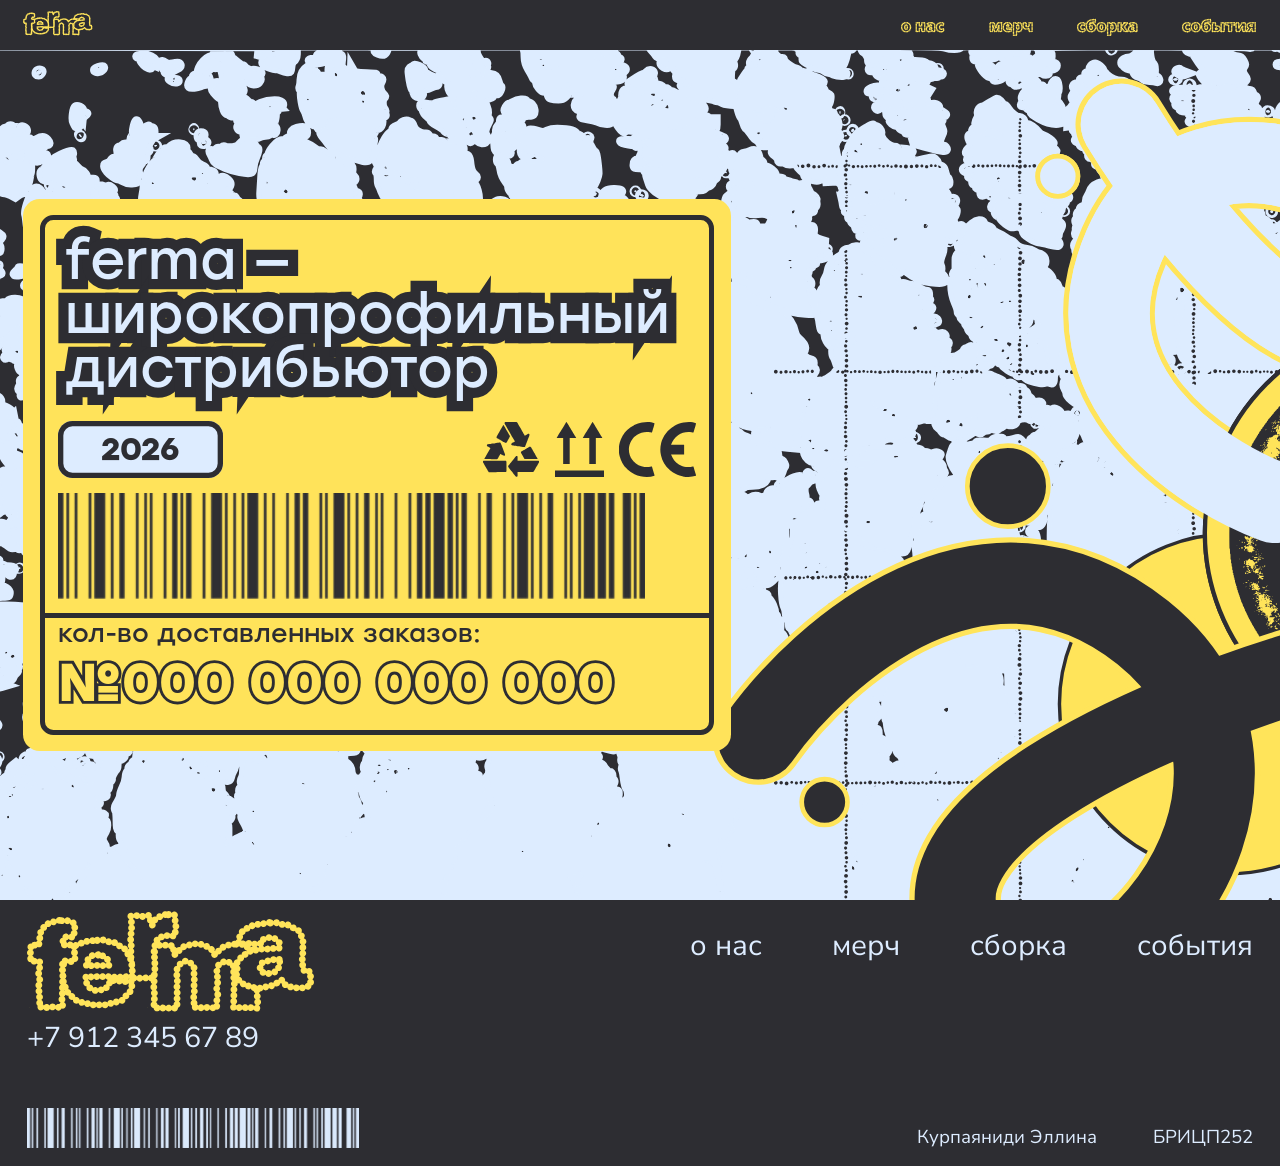
<file: index.html>
<!DOCTYPE html>
<html lang="en">

<head>
    <meta charset="UTF-8">
    <meta name="viewport" content="width=device-width, initial-scale=1.0">
    <link rel="icon" href="assets/img/ui/favicon.svg" type="image/svg+xml">
    <title>ferma</title>
    <link rel="stylesheet" href="stylesheets/style.css" />
    <script src="js/page-counter.js" defer></script>
    <script src="js/cart-store.js" defer></script>
    <script src="js/cart-nav.js" defer></script>
    <script src="js/nav-menu.js" defer></script>
    <script src="js/cursor-trail.js" defer></script>
</head>

<body>
    <nav>
        <a href="./index.html" class="clickable">
            <img src="assets/img/ui/logo.svg">
        </a>
        <div class="nav-sections" id="nav-mobile-panel">
            <a href="./about.html" class="nav-section clickable">
                <img class="default-nav" src="assets/img/ui/about.svg">
                <img class="active-nav" src="assets/img/ui/about-active.svg">
            </a>
            <a href="./merch.html" class="nav-section clickable">
                <img class="default-nav" src="assets/img/ui/merch.svg">
                <img class="active-nav" src="assets/img/ui/merch-active.svg">
            </a>
            <a href="./order.html" class="nav-section clickable">
                <img class="default-nav" src="assets/img/ui/order.svg">
                <img class="active-nav" src="assets/img/ui/order-active.svg">
            </a>
            <a href="./events.html" class="nav-section clickable">
                <img class="default-nav" src="assets/img/ui/events.svg">
                <img class="active-nav" src="assets/img/ui/events-active.svg">
            </a>
        </div>
        <button type="button" class="nav-burger clickable" aria-label="Открыть меню" aria-expanded="false" aria-controls="nav-mobile-panel">
            <img src="assets/img/ui/burger-menu.svg" alt="">
        </button>
    </nav>
    <div class="nav-overlay" aria-hidden="true"></div>
    <div class="cursor-trail" aria-hidden="true"></div>
    <main>
        <div class="box-color">
            <div class="box-main">
                <div class="hero-stroke">
                    <h4 class="stroke-text stroke-text--hero hero-stroke__desktop" data-text="ferma — широкопрофильный дистрибьютор">
                        <span>ferma — широкопрофильный дистрибьютор</span>
                    </h4>
                    <div class="hero-stroke__mobile">
                        <h4 class="stroke-text stroke-text--hero hero-stroke__title" data-text="ferma —">
                            <span>ferma —</span>
                        </h4>
                        <h4 class="stroke-text stroke-text--hero hero-stroke__subtitle" data-text="широкопрофильный дистрибьютор">
                            <span>широкопрофильный дистрибьютор</span>
                        </h4>
                    </div>
                </div>
                <div class="main-text">
                    <div class="colomn-marking">
                        <div class="main-row-info">
                            <div class="year">
                                2026
                            </div>
                            <div class="marking">
                                <img src="assets/img/ui/marking1.svg">
                                <img src="assets/img/ui/marking2.svg">
                                <img src="assets/img/ui/marking3.svg">
                            </div>
                        </div>
                        <img src="assets/img/ui/barcode.svg">
                    </div>
                    <div class="counter-container">
                        <div class="line"></div>
                        <p class="subtitle-counter">кол-во доставленных заказов:</p>
                        <h4 class="stroke-text stroke-text--counter" data-text="№000 000 000 000">
                            <span>№000 000 000 000</span>
                        </h4>
                    </div>
                </div>
            </div>
        </div>
    </main>
    <footer>
        <div class="left-footer">
            <div class="contacts">
                <img src="assets/img/ui/logo-footer.svg">
                <p>+7 912 345 67 89</p>
            </div>
            <img src="assets/img/ui/barcode-footer.png" alt="" loading="lazy" decoding="async">
        </div>
        <div class="right-footer">
            <div class="footer-links">
                <a href="./about.html">о нас</a>
                <a href="./merch.html">мерч</a>
                <a href="./order.html">сборка</a>
                <a href="./events.html">события</a>
            </div>
            <div class="name">
                <p>Курпаяниди Эллина</p>
                <p>БРИЦП252</p>
            </div>
        </div>
    </footer>
</body>


</html>
</file>
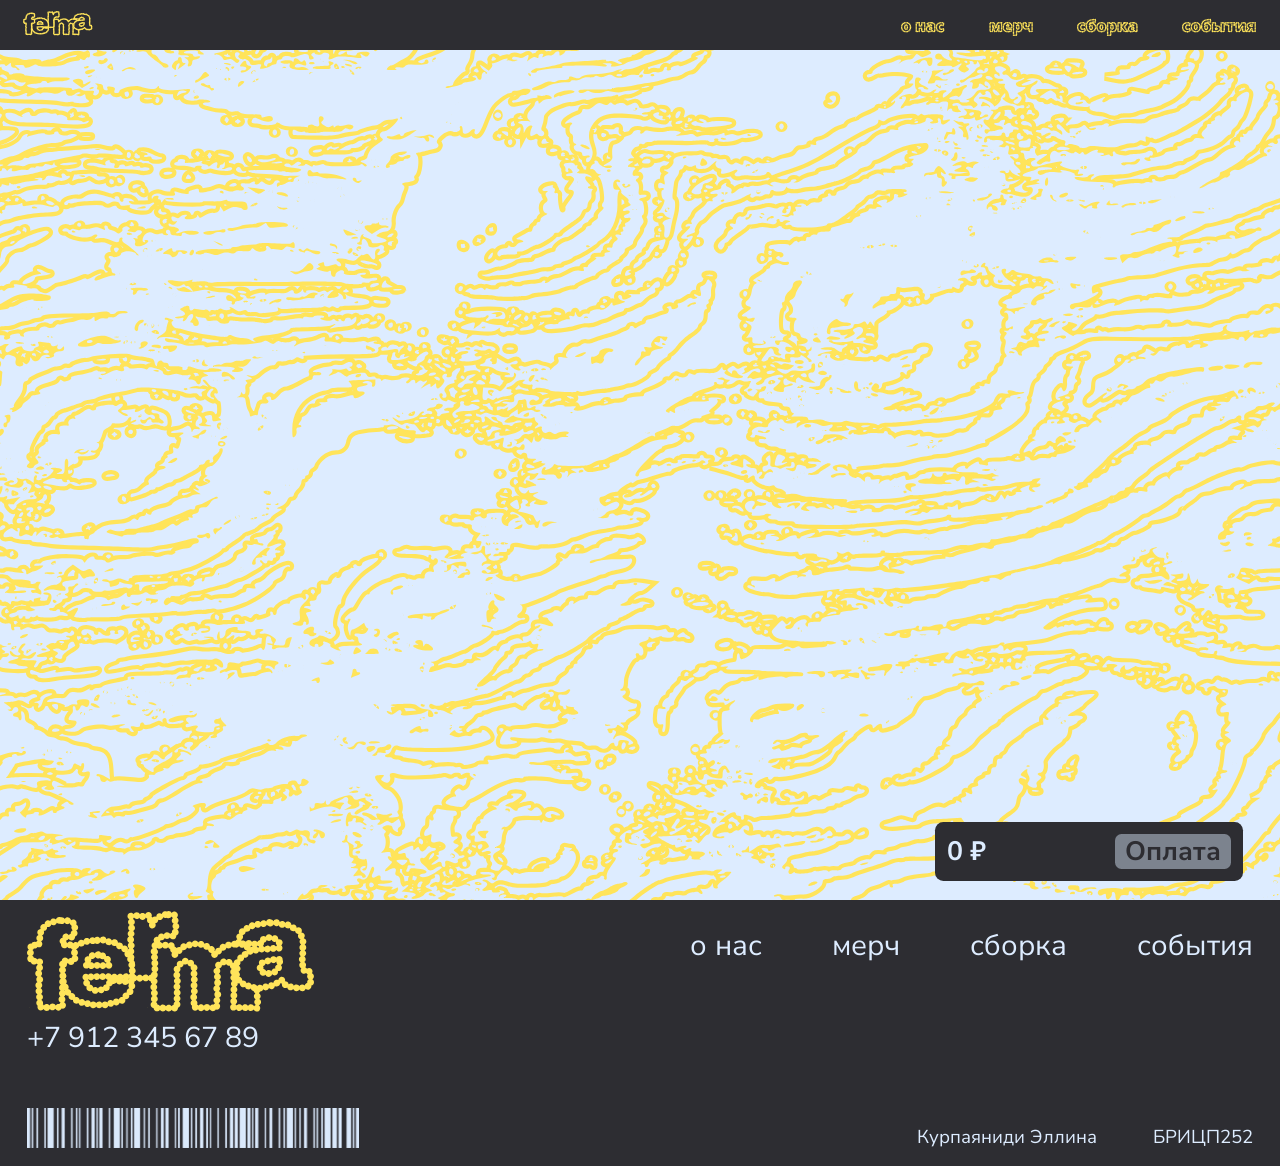
<file: cart.html>
<!DOCTYPE html>
<html lang="en">

<head>
    <meta charset="UTF-8">
    <meta name="viewport" content="width=device-width, initial-scale=1.0">
    <link rel="icon" href="assets/img/ui/favicon.svg" type="image/svg+xml">
    <title>ferma</title>
    <link rel="stylesheet" href="stylesheets/style.css" />
    <script src="js/cart-store.js" defer></script>
    <script src="js/cart-nav.js" defer></script>
    <script src="js/nav-menu.js" defer></script>
    <script src="js/cart.js" defer></script>
</head>

<body>
    <nav>
        <a href="./index.html" class="clickable">
            <img src="assets/img/ui/logo.svg">
        </a>
        <div class="nav-sections" id="nav-mobile-panel">
            <a href="./about.html" class="nav-section clickable">
                <img class="default-nav" src="assets/img/ui/about.svg">
                <img class="active-nav" src="assets/img/ui/about-active.svg">
            </a>
            <a href="./merch.html" class="nav-section clickable">
                <img class="default-nav" src="assets/img/ui/merch.svg">
                <img class="active-nav" src="assets/img/ui/merch-active.svg">
            </a>
            <a href="./order.html" class="nav-section clickable">
                <img class="default-nav" src="assets/img/ui/order.svg">
                <img class="active-nav" src="assets/img/ui/order-active.svg">
            </a>
            <a href="./events.html" class="nav-section clickable">
                <img class="default-nav" src="assets/img/ui/events.svg">
                <img class="active-nav" src="assets/img/ui/events-active.svg">
            </a>
            <a href="./cart.html" class="nav-section clickable" data-cart-link>
                <img class="default-nav" src="assets/img/ui/cart-active.svg">
                <img class="active-nav" src="assets/img/ui/cart-active.svg">
            </a>
        </div>
        <button type="button" class="nav-burger clickable" aria-label="Открыть меню" aria-expanded="false" aria-controls="nav-mobile-panel">
            <img src="assets/img/ui/burger-menu.svg" alt="">
        </button>
    </nav>
    <div class="nav-overlay" aria-hidden="true"></div>
    <section class="cart">
        <div class="cart__inner">
            <div class="cart__grid"></div>
        </div>
        <div class="cart__checkout-wrap">
            <div class="cart__checkout">
                <p class="cart__total">0 ₽</p>
                <button type="button" class="cart__pay-btn clickable" disabled>Оплата</button>
            </div>
        </div>
    </section>
    <footer>
        <div class="left-footer">
            <div class="contacts">
                <img src="assets/img/ui/logo-footer.svg">
                <p>+7 912 345 67 89</p>
            </div>
            <img src="assets/img/ui/barcode-footer.png" alt="" loading="lazy" decoding="async">
        </div>
        <div class="right-footer">
            <div class="footer-links">
                <a href="./about.html">о нас</a>
                <a href="./merch.html">мерч</a>
                <a href="./order.html">сборка</a>
                <a href="./events.html">события</a>
                <a href="./cart.html" data-cart-link>корзина</a>
            </div>
            <div class="name">
                <p>Курпаяниди Эллина</p>
                <p>БРИЦП252</p>
            </div>
        </div>
    </footer>
</body>

</html>
</file>
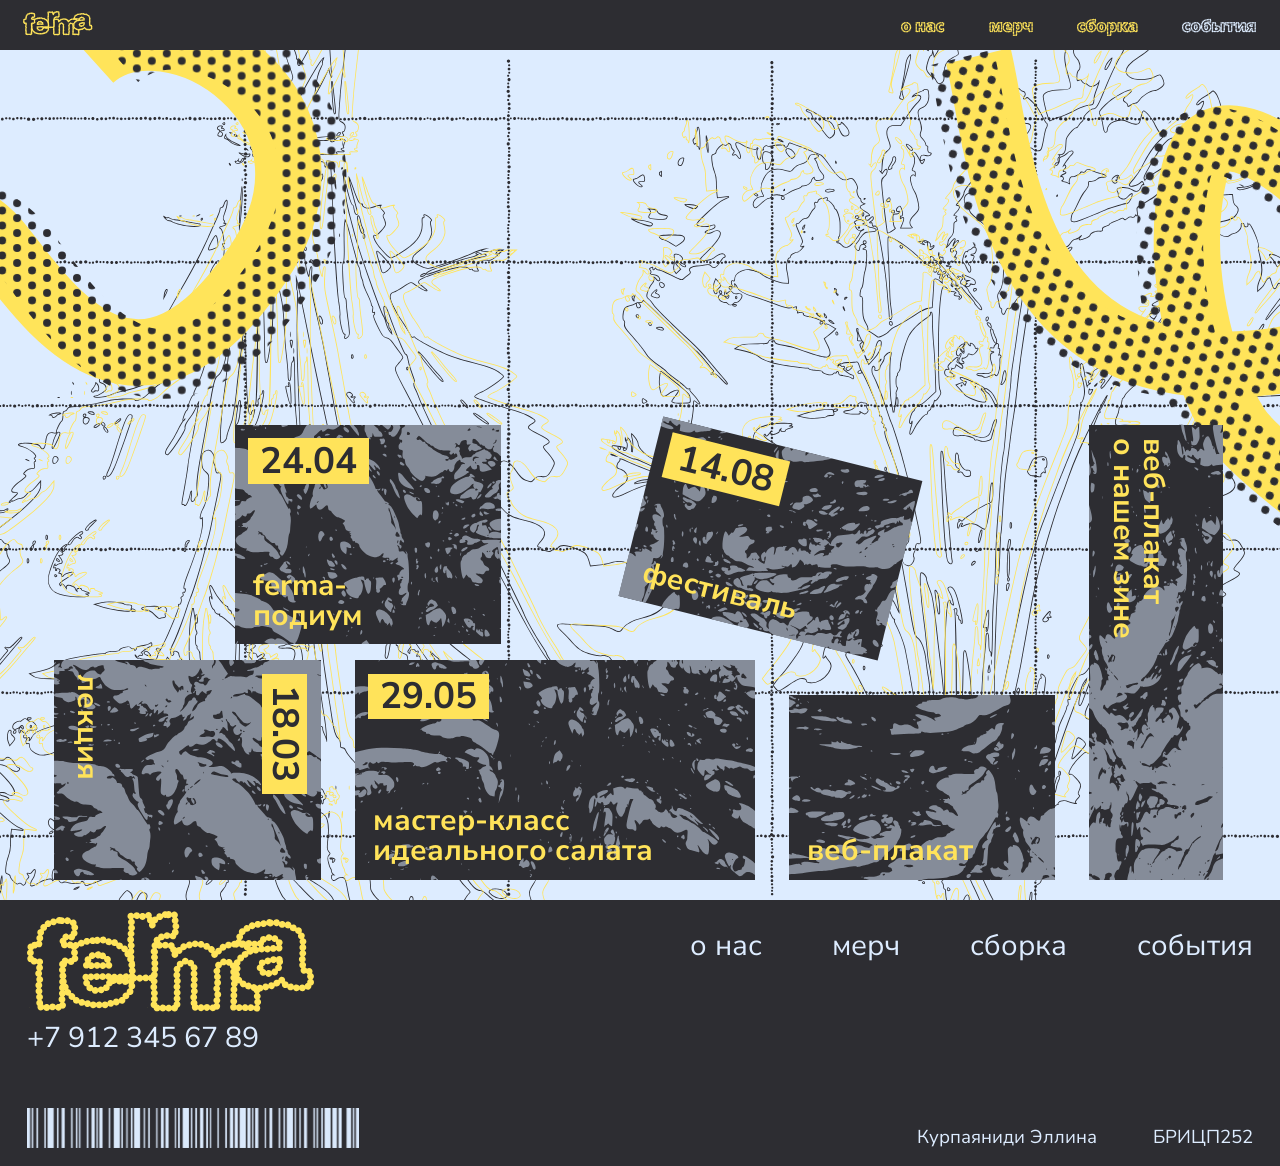
<file: event.html>
<!DOCTYPE html>
<html lang="ru">

<head>
    <meta charset="UTF-8">
    <meta name="viewport" content="width=device-width, initial-scale=1.0">
    <link rel="icon" href="assets/img/ui/favicon.svg" type="image/svg+xml">
    <title>ferma</title>
    <link rel="stylesheet" href="stylesheets/style.css" />
    <script src="js/cart-store.js" defer></script>
    <script src="js/cart-nav.js" defer></script>
    <script src="js/nav-menu.js" defer></script>
    <script src="js/typography.js" defer></script>
    <script src="js/events-store.js" defer></script>
    <script src="js/event-page.js" defer></script>
</head>

<body>
    <nav>
        <a href="./index.html" class="clickable">
            <img src="assets/img/ui/logo.svg" alt="ferma">
        </a>
        <div class="nav-sections" id="nav-mobile-panel">
            <a href="./about.html" class="nav-section clickable">
                <img class="default-nav" src="assets/img/ui/about.svg" alt="">
                <img class="active-nav" src="assets/img/ui/about-active.svg" alt="">
            </a>
            <a href="./merch.html" class="nav-section clickable">
                <img class="default-nav" src="assets/img/ui/merch.svg" alt="">
                <img class="active-nav" src="assets/img/ui/merch-active.svg" alt="">
            </a>
            <a href="./order.html" class="nav-section clickable">
                <img class="default-nav" src="assets/img/ui/order.svg" alt="">
                <img class="active-nav" src="assets/img/ui/order-active.svg" alt="">
            </a>
            <a href="./events.html" class="nav-section clickable">
                <img class="default-nav" src="assets/img/ui/events.svg" alt="">
                <img class="active-nav" src="assets/img/ui/events-active.svg" alt="">
            </a>
        </div>
        <button type="button" class="nav-burger clickable" aria-label="Открыть меню" aria-expanded="false" aria-controls="nav-mobile-panel">
            <img src="assets/img/ui/burger-menu.svg" alt="">
        </button>
    </nav>
    <div class="nav-overlay" aria-hidden="true"></div>

    <section class="event-page">
        <div class="event-page__layout">
            <div class="event-page__gallery">
                <div class="event-page__poster">
                    <img class="event-page__poster-image" src="" alt="">
                </div>
            </div>

            <div class="event-page__panel event-page__panel--podium">
                <div class="event-page__info">
                    <div class="event-page__header">
                        <p class="event-page__date-badge"></p>
                        <h1 class="event-page__title stroke-text stroke-text--event-page" data-text="">
                            <span></span>
                        </h1>
                    </div>

                    <div class="event-page__body">
                        <p class="event-page__description"></p>
                        <a class="event-page__ticket-btn clickable" href="./error.html">Купить билет</a>
                    </div>
                </div>
            </div>
        </div>
    </section>

    <footer>
        <div class="left-footer">
            <div class="contacts">
                <img src="assets/img/ui/logo-footer.svg" alt="">
                <p>+7 912 345 67 89</p>
            </div>
            <img src="assets/img/ui/barcode-footer.png" alt="" loading="lazy" decoding="async">
        </div>
        <div class="right-footer">
            <div class="footer-links">
                <a href="./about.html">о нас</a>
                <a href="./merch.html">мерч</a>
                <a href="./order.html">сборка</a>
                <a href="./events.html">события</a>
            </div>
            <div class="name">
                <p>Курпаяниди Эллина</p>
                <p>БРИЦП252</p>
            </div>
        </div>
    </footer>
</body>

</html>
</file>
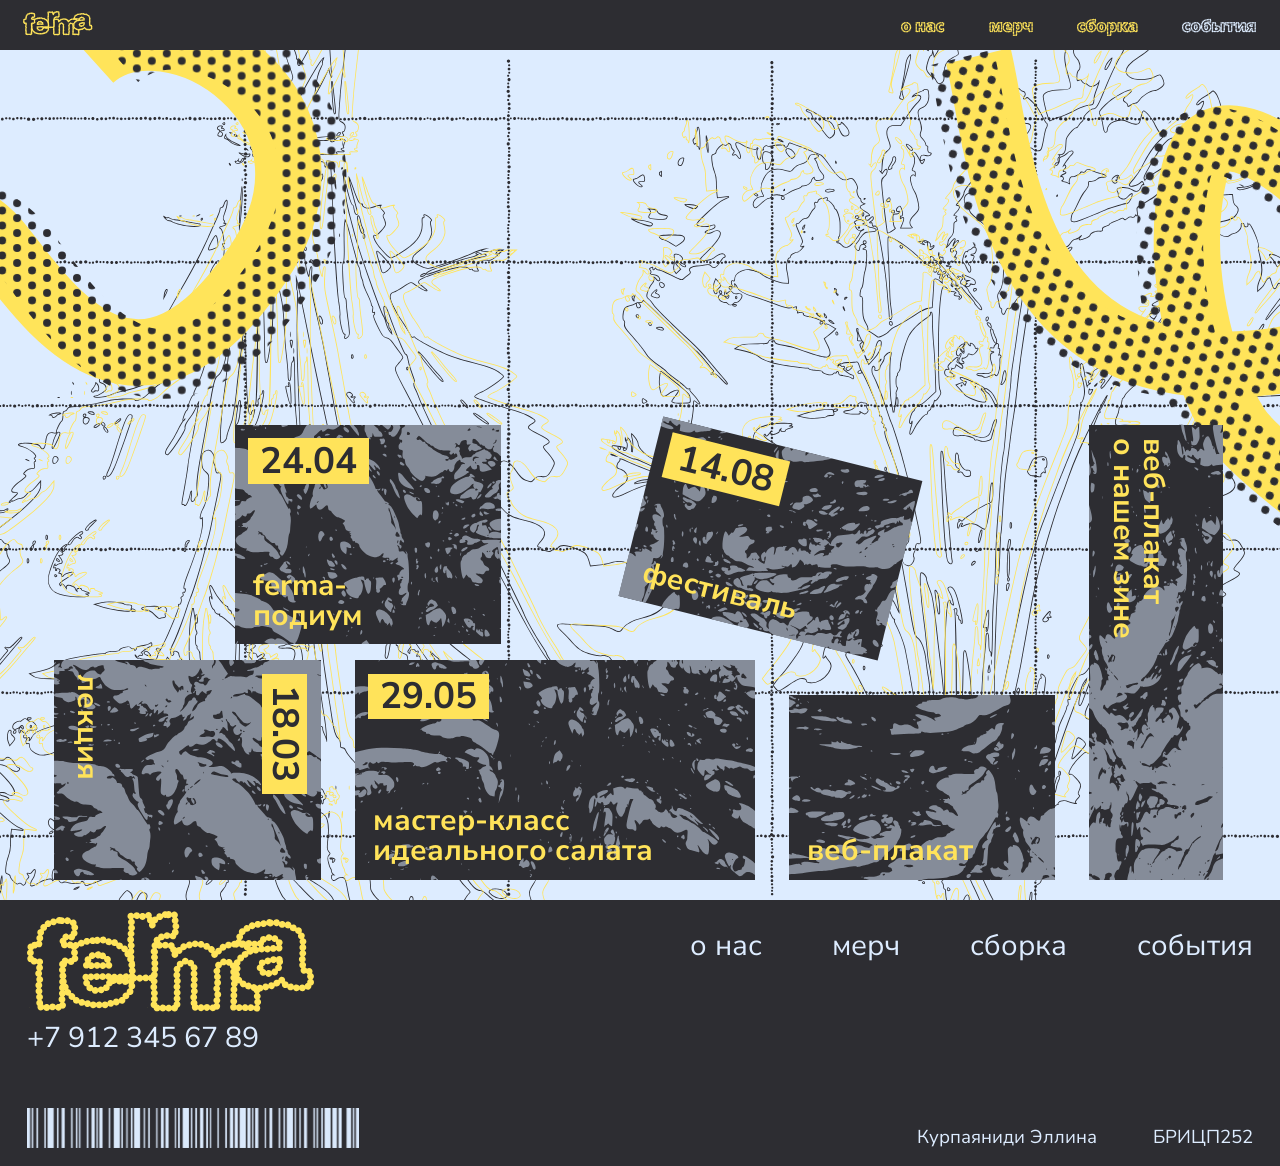
<file: events.html>
<!DOCTYPE html>
<html lang="en">

<head>
    <meta charset="UTF-8">
    <meta name="viewport" content="width=device-width, initial-scale=1.0">
    <link rel="icon" href="assets/img/ui/favicon.svg" type="image/svg+xml">
    <title>ferma</title>
    <link rel="stylesheet" href="stylesheets/style.css" />
    <script src="js/cart-store.js" defer></script>
    <script src="js/cart-nav.js" defer></script>
    <script src="js/nav-menu.js" defer></script>
    <script src="js/events-board.js" defer></script>
</head>

<body>
    <nav>
        <a href="./index.html" class="clickable">
            <img src="assets/img/ui/logo.svg" alt="ferma">
        </a>
        <div class="nav-sections" id="nav-mobile-panel">
            <a href="./about.html" class="nav-section clickable">
                <img class="default-nav" src="assets/img/ui/about.svg">
                <img class="active-nav" src="assets/img/ui/about-active.svg">
            </a>
            <a href="./merch.html" class="nav-section clickable">
                <img class="default-nav" src="assets/img/ui/merch.svg">
                <img class="active-nav" src="assets/img/ui/merch-active.svg">
            </a>
            <a href="./order.html" class="nav-section clickable">
                <img class="default-nav" src="assets/img/ui/order.svg">
                <img class="active-nav" src="assets/img/ui/order-active.svg">
            </a>
            <a href="./events.html" class="nav-section clickable">
                <img class="default-nav" src="assets/img/ui/events-active.svg">
                <img class="active-nav" src="assets/img/ui/events-active.svg">
            </a>
        </div>
        <button type="button" class="nav-burger clickable" aria-label="Открыть меню" aria-expanded="false" aria-controls="nav-mobile-panel">
            <img src="assets/img/ui/burger-menu.svg" alt="">
        </button>
    </nav>
    <div class="nav-overlay" aria-hidden="true"></div>

    <section class="events">
        <div class="events__stage">
            <div class="events__board">
                <article class="event-card event-card--podium" data-event-id="podium">
                    <span class="event-card__date">24.04</span>
                    <p class="event-card__title">ferma-<br>подиум</p>
                </article>

                <article class="event-card event-card--festival" data-event-id="festival">
                    <span class="event-card__date">14.08</span>
                    <p class="event-card__title">фестиваль</p>
                </article>

                <article class="event-card event-card--zine">
                    <a href="https://linmil228.github.io/web-plakat2/" class="event-card__link clickable" aria-label="веб-плакат о нашем зине"></a>
                    <p class="event-card__title event-card__title--vertical event-card__title--multiline">
                        <span>веб-плакат</span>
                        <span>о нашем зине</span>
                    </p>
                </article>

                <article class="event-card event-card--lecture" data-event-id="lecture">
                    <p class="event-card__title event-card__title--vertical">лекция</p>
                    <span class="event-card__date event-card__date--vertical">18.03</span>
                </article>

                <article class="event-card event-card--masterclass" data-event-id="masterclass">
                    <span class="event-card__date">29.05</span>
                    <p class="event-card__title">мастер-класс идеального салата</p>
                </article>

                <article class="event-card event-card--poster">
                    <a href="https://linmil228.github.io/FERMA/" class="event-card__link clickable" aria-label="веб-плакат" target="_blank" rel="noopener noreferrer"></a>
                    <p class="event-card__title">веб-плакат</p>
                </article>
            </div>
        </div>
    </section>

    <footer>
        <div class="left-footer">
            <div class="contacts">
                <img src="assets/img/ui/logo-footer.svg">
                <p>+7 912 345 67 89</p>
            </div>
            <img src="assets/img/ui/barcode-footer.png" alt="" loading="lazy" decoding="async">
        </div>
        <div class="right-footer">
            <div class="footer-links">
                <a href="./about.html">о нас</a>
                <a href="./merch.html">мерч</a>
                <a href="./order.html">сборка</a>
                <a href="./events.html">события</a>
            </div>
            <div class="name">
                <p>Курпаяниди Эллина</p>
                <p>БРИЦП252</p>
            </div>
        </div>
    </footer>

</body>

</html>
</file>
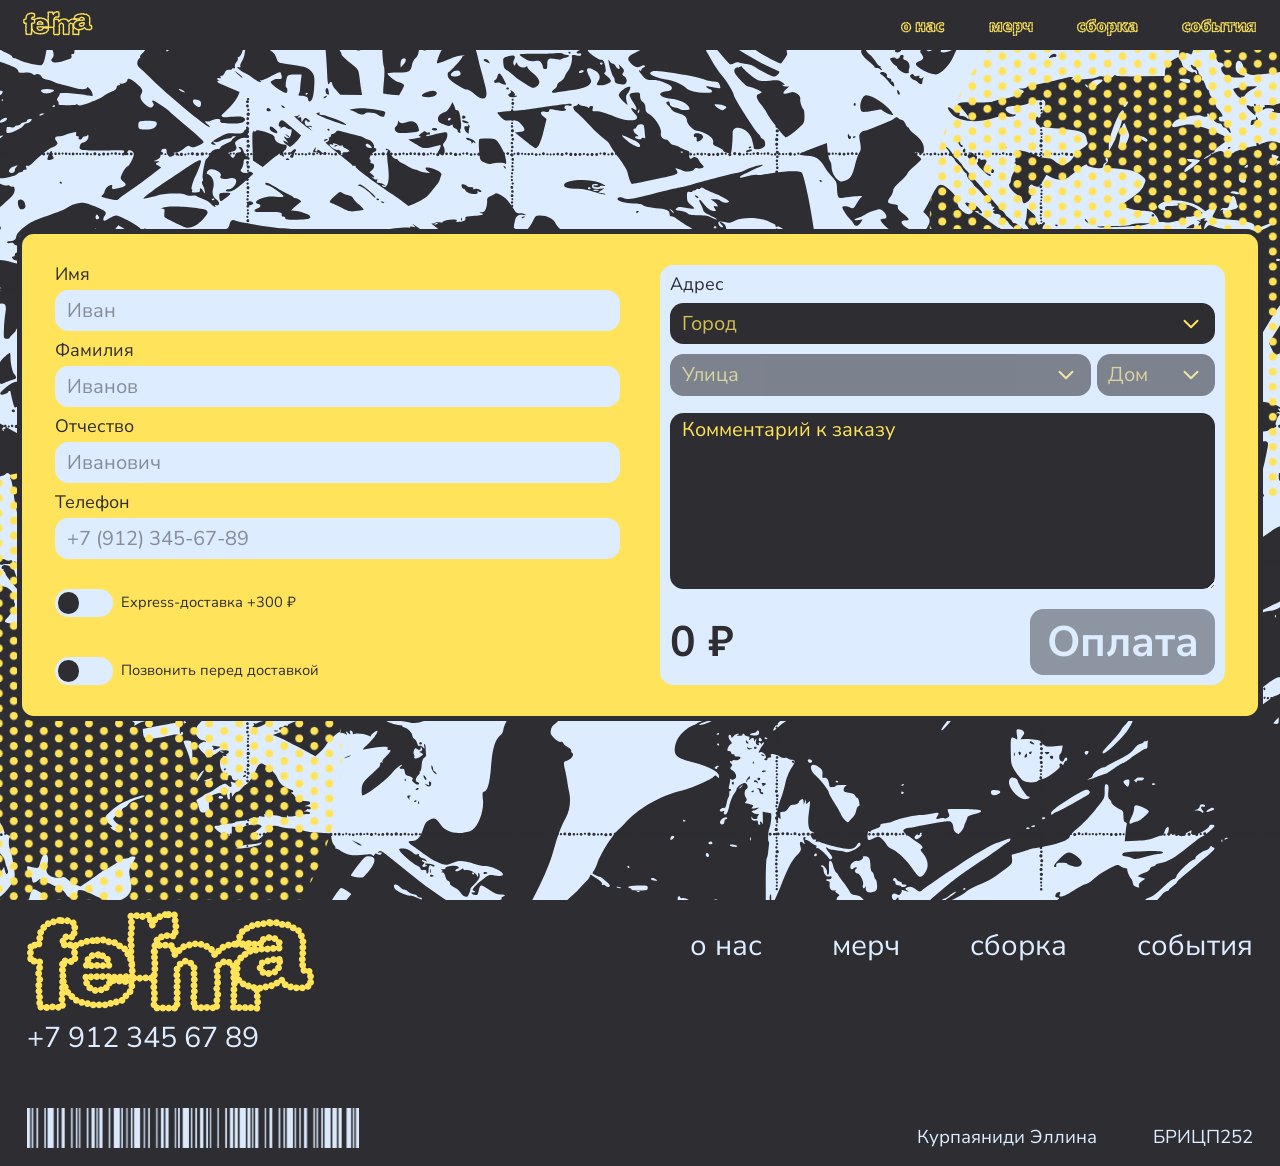
<file: form.html>
<!DOCTYPE html>
<html lang="ru">

<head>
    <meta charset="UTF-8">
    <meta name="viewport" content="width=device-width, initial-scale=1.0">
    <link rel="icon" href="assets/img/ui/favicon.svg" type="image/svg+xml">
    <title>ferma</title>
    <link rel="stylesheet" href="stylesheets/style.css" />
    <script src="js/cart-store.js" defer></script>
    <script src="js/cart-nav.js" defer></script>
    <script src="js/nav-menu.js" defer></script>
    <script src="js/order-store.js" defer></script>
    <script src="js/form-addresses.js" defer></script>
    <script src="js/form.js" defer></script>
</head>

<body>
    <nav>
        <a href="./index.html" class="clickable">
            <img src="assets/img/ui/logo.svg" alt="ferma">
        </a>
        <div class="nav-sections" id="nav-mobile-panel">
            <a href="./about.html" class="nav-section clickable">
                <img class="default-nav" src="assets/img/ui/about.svg" alt="">
                <img class="active-nav" src="assets/img/ui/about-active.svg" alt="">
            </a>
            <a href="./merch.html" class="nav-section clickable">
                <img class="default-nav" src="assets/img/ui/merch.svg" alt="">
                <img class="active-nav" src="assets/img/ui/merch-active.svg" alt="">
            </a>
            <a href="./order.html" class="nav-section clickable">
                <img class="default-nav" src="assets/img/ui/order.svg" alt="">
                <img class="active-nav" src="assets/img/ui/order-active.svg" alt="">
            </a>
            <a href="./events.html" class="nav-section clickable">
                <img class="default-nav" src="assets/img/ui/events.svg" alt="">
                <img class="active-nav" src="assets/img/ui/events-active.svg" alt="">
            </a>
        </div>
        <button type="button" class="nav-burger clickable" aria-label="Открыть меню" aria-expanded="false" aria-controls="nav-mobile-panel">
            <img src="assets/img/ui/burger-menu.svg" alt="">
        </button>
    </nav>
    <div class="nav-overlay" aria-hidden="true"></div>

    <section class="form">
        <form class="form__card" action="#" novalidate>
            <div class="form__left">
                <div class="form__field">
                    <label class="form__label" for="first-name">Имя</label>
                    <input class="form__input" id="first-name" name="firstName" type="text" placeholder="Иван"
                        autocomplete="given-name">
                </div>
                <div class="form__field">
                    <label class="form__label" for="last-name">Фамилия</label>
                    <input class="form__input" id="last-name" name="lastName" type="text" placeholder="Иванов"
                        autocomplete="family-name">
                </div>
                <div class="form__field">
                    <label class="form__label" for="middle-name">Отчество</label>
                    <input class="form__input" id="middle-name" name="middleName" type="text" placeholder="Иванович"
                        autocomplete="additional-name">
                </div>
                <div class="form__field">
                    <label class="form__label" for="phone">Телефон</label>
                    <input class="form__input" id="phone" name="phone" type="tel" placeholder="+7 (912) 345-67-89"
                        autocomplete="tel">
                </div>

                <div class="form__toggles">
                    <label class="form-toggle clickable">
                        <input class="form-toggle__input" id="express-delivery" name="expressDelivery" type="checkbox">
                        <span class="form-toggle__track" aria-hidden="true"></span>
                        <span class="form-toggle__text">Express-доставка +300 ₽</span>
                    </label>
                    <label class="form-toggle clickable">
                        <input class="form-toggle__input" id="call-before" name="callBefore" type="checkbox">
                        <span class="form-toggle__track" aria-hidden="true"></span>
                        <span class="form-toggle__text">Позвонить перед доставкой</span>
                    </label>
                </div>
            </div>

            <div class="form__right">
                <div class="form__address">
                    <p class="form__label form__label--address">Адрес</p>

                    <div class="form-combobox" data-combobox="city">
                        <div class="form-combobox__trigger">
                            <input class="form-combobox__input" type="text" placeholder="Город" autocomplete="off"
                                aria-label="Город">
                            <span class="form-combobox__arrow" aria-hidden="true"></span>
                        </div>
                        <ul class="form-combobox__list" role="listbox"></ul>
                    </div>

                    <div class="form__address-row">
                        <div class="form-combobox form-combobox--street" data-combobox="street">
                            <div class="form-combobox__trigger">
                                <input class="form-combobox__input" type="text" placeholder="Улица" autocomplete="off"
                                    aria-label="Улица" disabled>
                                <span class="form-combobox__arrow" aria-hidden="true"></span>
                            </div>
                            <ul class="form-combobox__list" role="listbox"></ul>
                        </div>

                        <div class="form-combobox form-combobox--house" data-combobox="house">
                            <div class="form-combobox__trigger">
                                <input class="form-combobox__input" type="text" placeholder="Дом" autocomplete="off"
                                    aria-label="Дом" disabled>
                                <span class="form-combobox__arrow" aria-hidden="true"></span>
                            </div>
                            <ul class="form-combobox__list" role="listbox"></ul>
                        </div>
                    </div>
                </div>

                <label class="form__comment-wrap">
                    <span class="visually-hidden">Комментарий к заказу</span>
                    <textarea class="form__comment" name="comment" placeholder="Комментарий к заказу"></textarea>
                </label>

                <div class="form__checkout">
                    <p class="form__total">770 ₽</p>
                    <button class="form__pay-btn clickable" type="submit">Оплата</button>
                </div>
            </div>
        </form>
    </section>

    <footer>
        <div class="left-footer">
            <div class="contacts">
                <img src="assets/img/ui/logo-footer.svg" alt="">
                <p>+7 912 345 67 89</p>
            </div>
            <img src="assets/img/ui/barcode-footer.png" alt="" loading="lazy" decoding="async">
        </div>
        <div class="right-footer">
            <div class="footer-links">
                <a href="./about.html">о нас</a>
                <a href="./merch.html">мерч</a>
                <a href="./order.html">сборка</a>
                <a href="./events.html">события</a>
            </div>
            <div class="name">
                <p>Курпаяниди Эллина</p>
                <p>БРИЦП252</p>
            </div>
        </div>
    </footer>
</body>

</html>
</file>
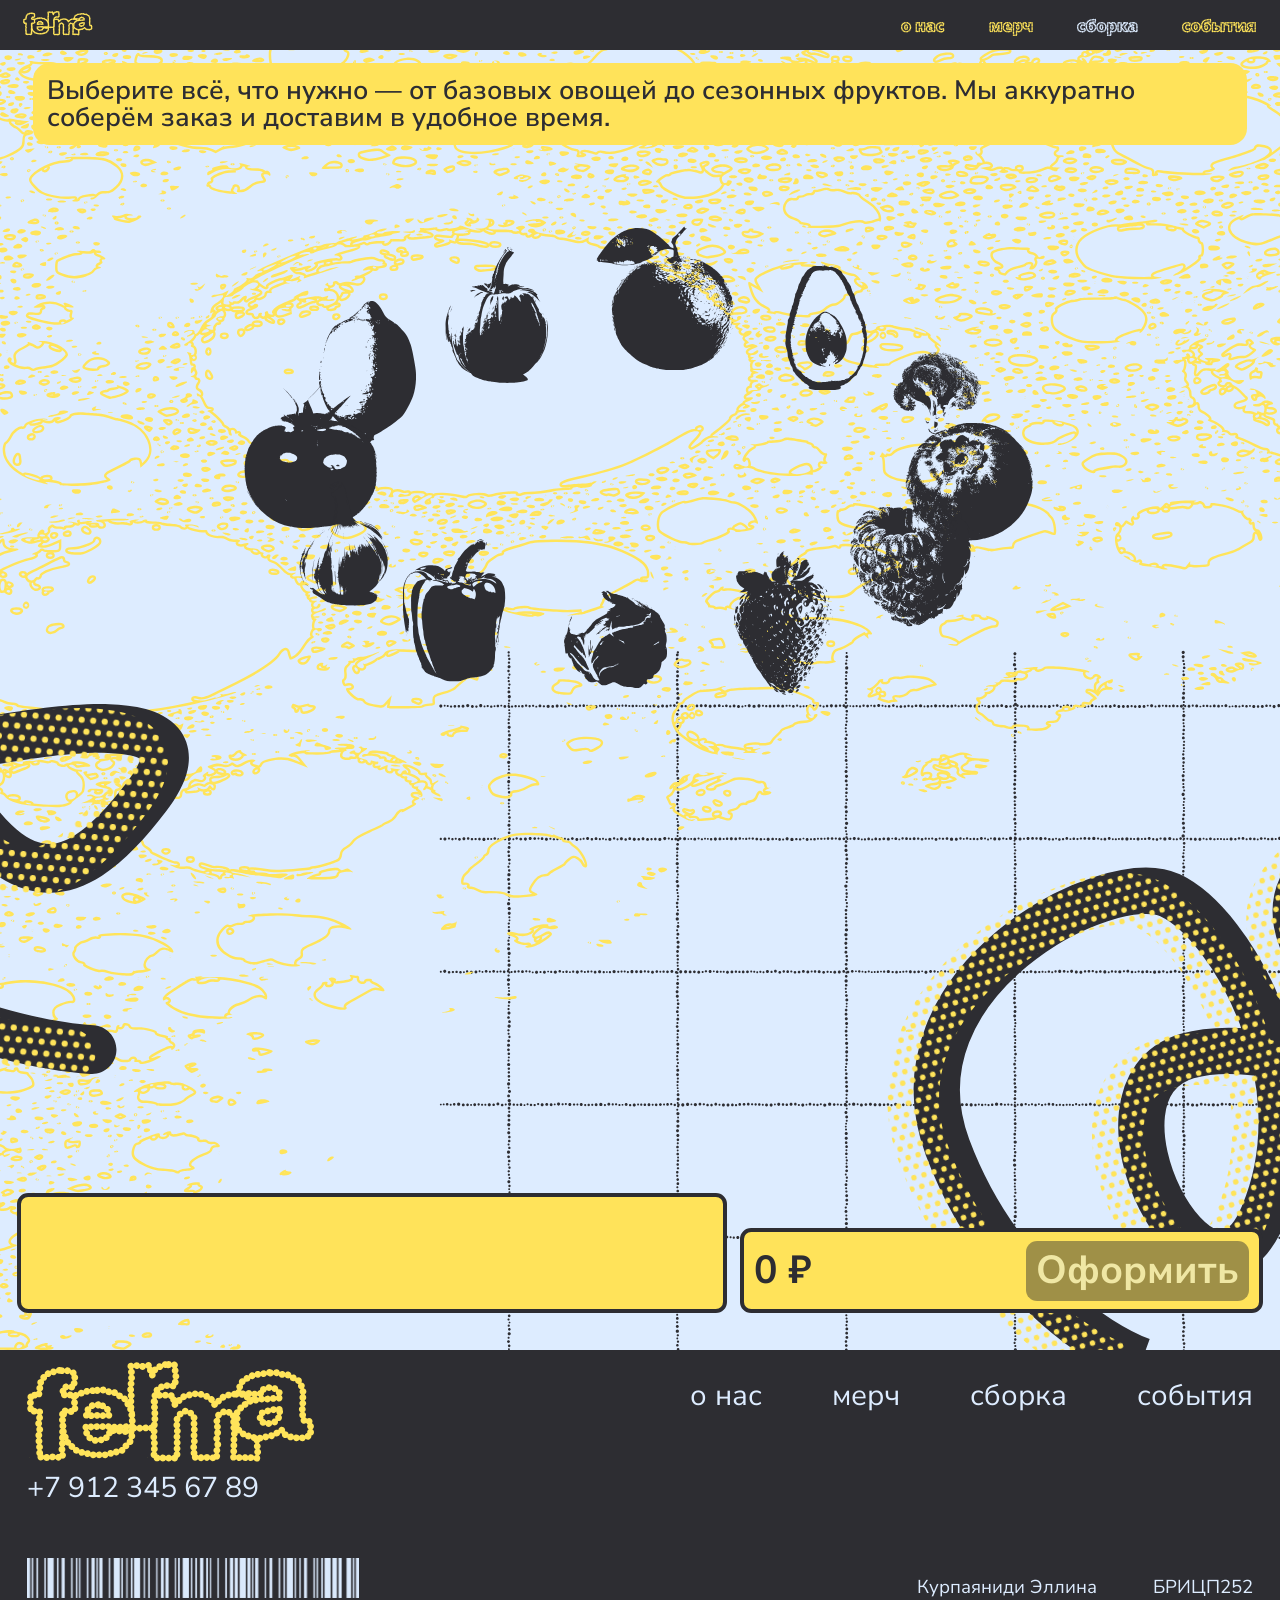
<file: order.html>
<!DOCTYPE html>
<html lang="en">

<head>
    <meta charset="UTF-8">
    <meta name="viewport" content="width=device-width, initial-scale=1.0">
    <link rel="icon" href="assets/img/ui/favicon.svg" type="image/svg+xml">
    <title>ferma</title>
    <link rel="stylesheet" href="stylesheets/style.css" />
    <script src="js/cart-store.js" defer></script>
    <script src="js/cart-nav.js" defer></script>
    <script src="js/nav-menu.js" defer></script>
    <script src="js/order-store.js" defer></script>
    <script src="js/order.js" defer></script>
</head>

<body>
    <nav>
        <a href="./index.html" class="clickable">
            <img src="assets/img/ui/logo.svg">
        </a>
        <div class="nav-sections" id="nav-mobile-panel">
            <a href="./about.html" class="nav-section clickable">
                <img class="default-nav" src="assets/img/ui/about.svg">
                <img class="active-nav" src="assets/img/ui/about-active.svg">
            </a>
            <a href="./merch.html" class="nav-section clickable">
                <img class="default-nav" src="assets/img/ui/merch.svg">
                <img class="active-nav" src="assets/img/ui/merch-active.svg">
            </a>
            <a href="./order.html" class="nav-section clickable">
                <img class="default-nav" src="assets/img/ui/order-active.svg">
                <img class="active-nav" src="assets/img/ui/order-active.svg">
            </a>
            <a href="./events.html" class="nav-section clickable">
                <img class="default-nav" src="assets/img/ui/events.svg">
                <img class="active-nav" src="assets/img/ui/events-active.svg">
            </a>
        </div>
        <button type="button" class="nav-burger clickable" aria-label="Открыть меню" aria-expanded="false" aria-controls="nav-mobile-panel">
            <img src="assets/img/ui/burger-menu.svg" alt="">
        </button>
    </nav>
    <div class="nav-overlay" aria-hidden="true"></div>
    <section class="order">
        <div class="order-title">
            Выберите всё, что нужно&nbsp;&mdash; от&nbsp;базовых овощей до&nbsp;сезонных фруктов. Мы&nbsp;аккуратно соберём заказ и&nbsp;доставим в&nbsp;удобное время.
        </div>
        <div class="order-carousel">
            <div class="order-carousel__viewport"></div>
        </div>
        <div class="order-bottom">
            <div class="order-form">
                <div class="order-form__list"></div>
            </div>
            <div class="order-checkout">
                <p class="order-checkout__total">0 ₽</p>
                <button type="button" class="order-checkout__btn clickable" disabled>Оформить</button>
            </div>
        </div>
    </section>
    <footer>
        <div class="left-footer">
            <div class="contacts">
                <img src="assets/img/ui/logo-footer.svg">
                <p>+7 912 345 67 89</p>
            </div>
            <img src="assets/img/ui/barcode-footer.png" alt="" loading="lazy" decoding="async">
        </div>
        <div class="right-footer">
            <div class="footer-links">
                <a href="./about.html">о нас</a>
                <a href="./merch.html">мерч</a>
                <a href="./order.html">сборка</a>
                <a href="./events.html">события</a>
            </div>
            <div class="name">
                <p>Курпаяниди Эллина</p>
                <p>БРИЦП252</p>
            </div>
        </div>
    </footer>
</body>

</html>
</file>
<file: stylesheets/style.css>
@import "./styles/reset.css";
@import "./styles/font.css";
@import "./styles/base.css";
@import "./styles/about.css";
@import "./styles/merch.css";
@import "./styles/merch-product.css";
@import "./styles/cart.css";
@import "./styles/order.css";
@import "./styles/events.css";
@import "./styles/event.css";
@import "./styles/form.css";
@import "./styles/error.css";
@import "./adaptives/adaptive.css";
</file>
